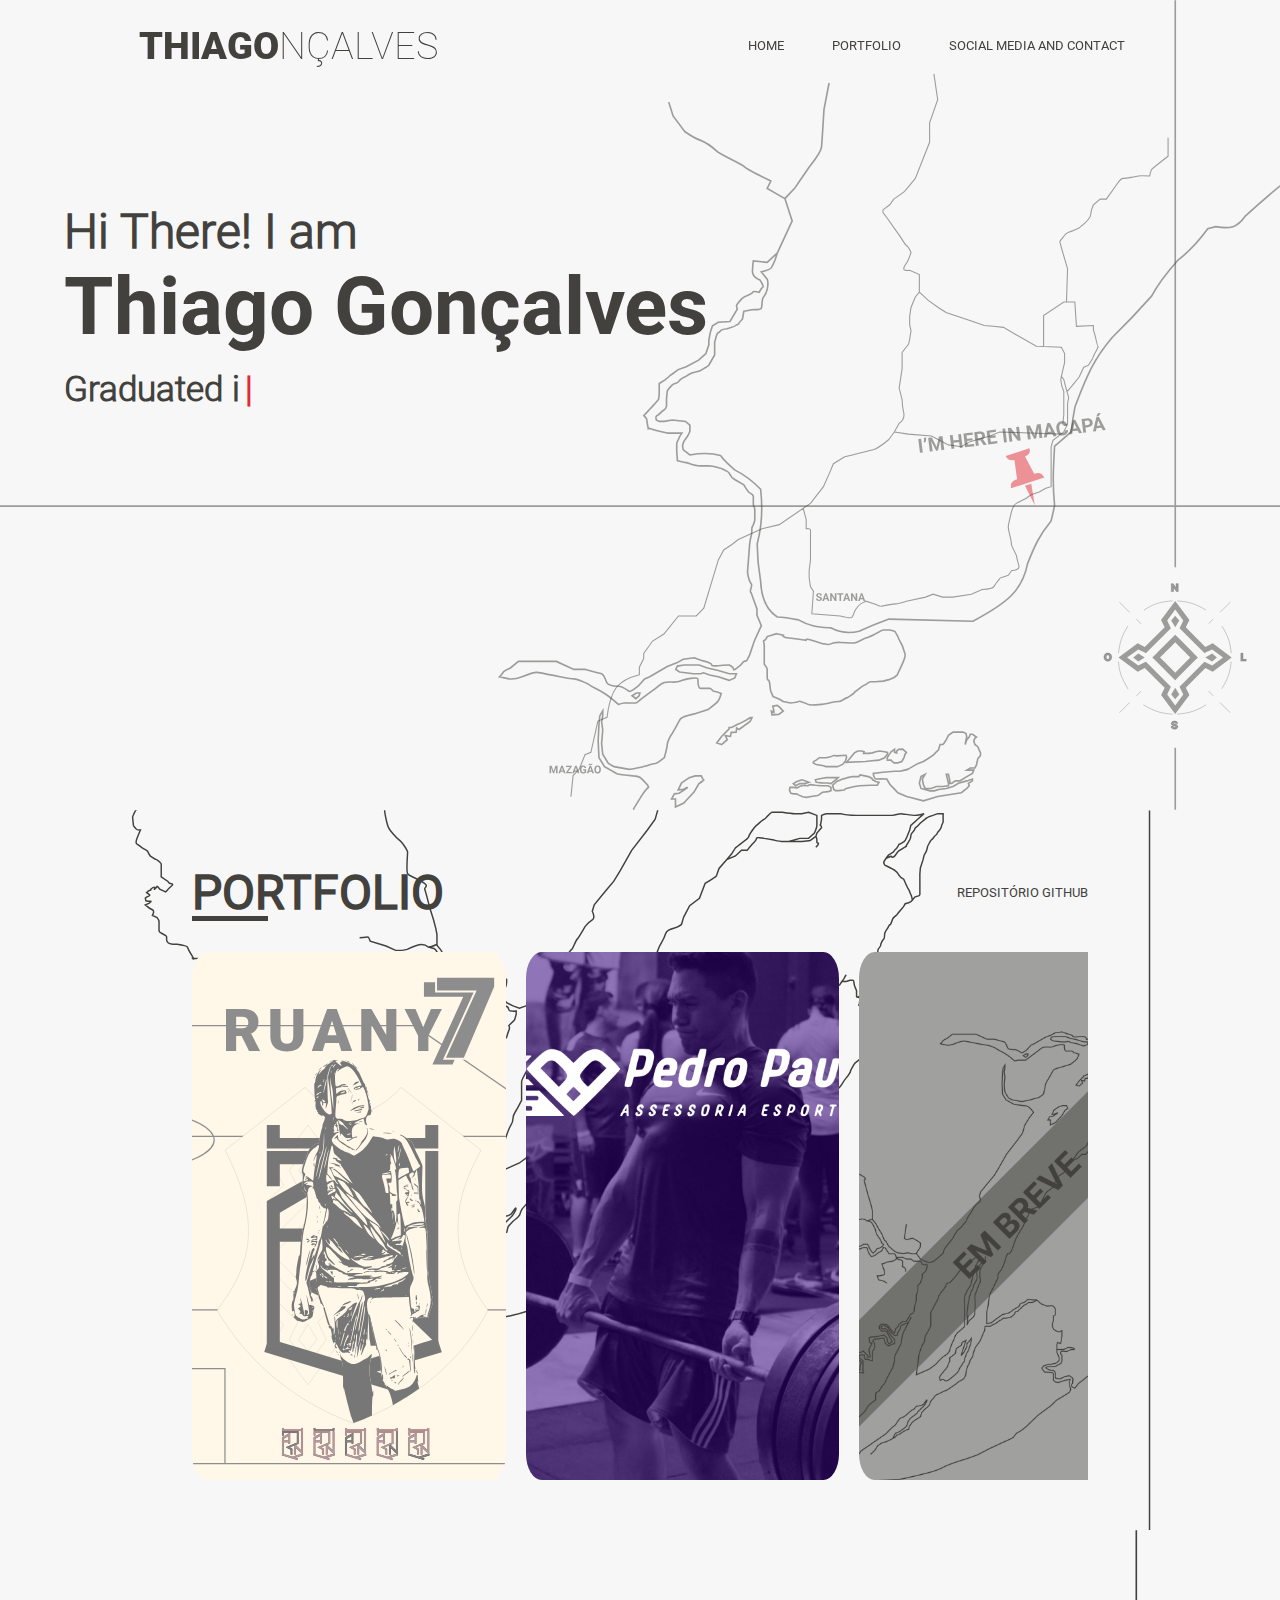
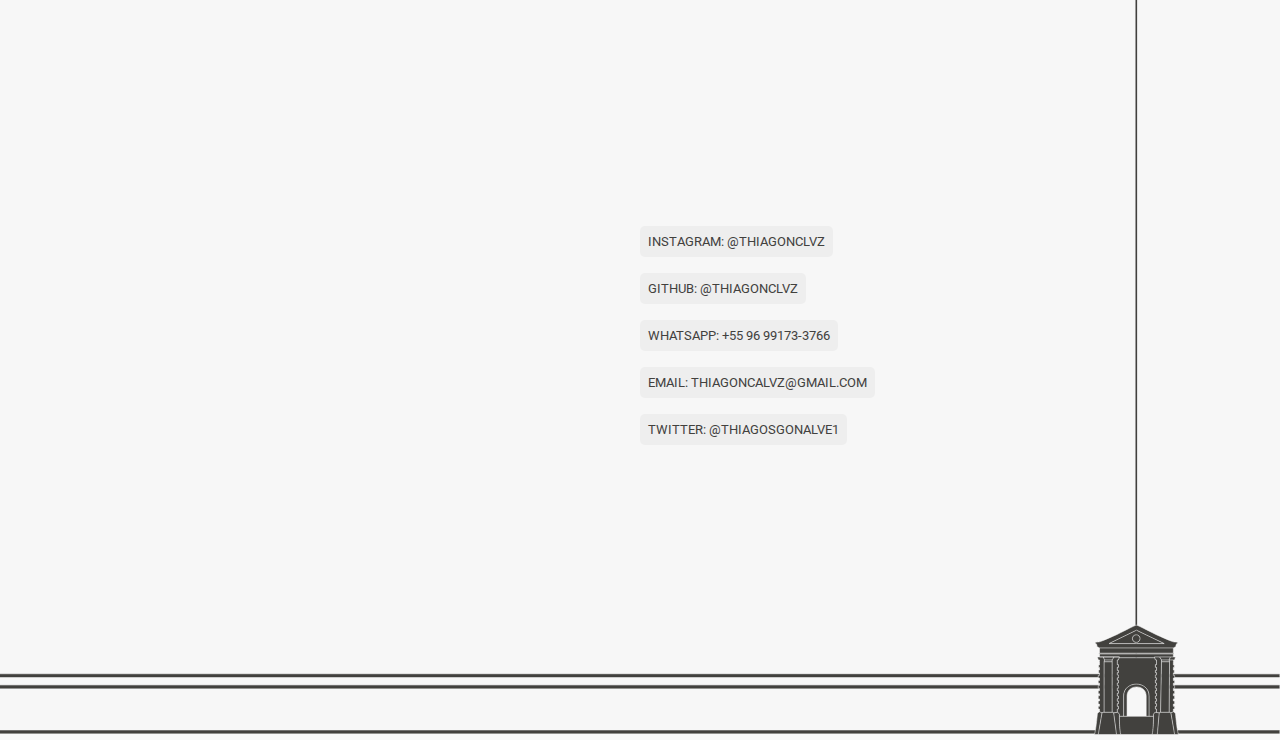
<file: index.html>
<!DOCTYPE html>
<html lang="pt-br">
<head>
    <meta charset="UTF-8">
    <meta http-equiv="X-UA-Compatible" content="IE=edge">
    <meta name="viewport" content="width=device-width, initial-scale=1.0">
    <link rel="stylesheet" href="./estilo.css">
    <title>Thiago Gonçalves</title>
</head>
<body>
    <header data-menubranco="menu" id="headerMenu" class="header">
        <div id="logomaintwo">
            <a class="logopartone">THIAGO</a>
            <a class="logoparttwo">NÇALVES</a>
        </div>
        <nav id="navmain">
            <button id="btn-mobile" aria-expanded="false" aria-controls="menu" aria-haspopup="true" aria-label="Abrir Menu">
                <span id="hamburger"></span>
            </button>
            <ul class="menu" role="menu">
                <li><a ontouchend="toggleMenu(event)" href="#home">home</a></li>
                <li><a ontouchend="toggleMenu(event)" href="#portfolio">Portfolio</a></li>
                <!-- <li><a ontouchend="toggleMenu(event)" href="#artigos">Articles in pdf</a></li> -->
                <li><a ontouchend="toggleMenu(event)" href="#contatos">Social Media and Contact</a></li>
            </ul>
        </nav>
    </header>
    <section class="mainbody">
        <section id="home" class="slidemain">
            <div class="apresentacaoSlide">
                <h2>Hi There! I am</h2>
                <h1>Thiago Gonçalves</h1>
                <h3>Graduated in cybersecurity, web developer in Html and CSS languages, JavaScript and Shell script programmer and passionate about linux.</h3>
            </div>
        </section>
        <section id="portfolio" class="portfolio">
            <div class="corpo">
                <div class="cabecalho">
                    <div class="titulo">
                        <h1>PORTFOLIO</h1>
                    </div>
                    <a href="#">Repositório GitHub</a>
                </div>
                <div class="conteudo">
                    <div id="media-scroll" class="media-scroller"></div>
                </div>
            </div>
        </section>
        <!-- <section id="artigos" class="artigospdf"><div class="corpo"></div></section> -->
        <section id="contatos" class="redescontatos">
            <div class="corpo">
                <div class="mailContato"></div>
                <div class="allContatos" id="corpocontatos"></div>
                
            </div>
        </section>
    </section>
    <script src="./motor.js"></script>
</body>
</html>
</file>
<file: estilo.css>
@font-face {
    font-family: 'robotoRegular';
    src: url(./fonts/Roboto/Roboto-Regular.ttf);
}
@font-face {
    font-family: 'robotoBold';
    src: url(./fonts/Roboto/Roboto-Bold.ttf);
}
@font-face {
    font-family: 'robotolight';
    src: url(./fonts/Roboto/Roboto-Light.ttf);
}
@font-face {
    font-family: 'robotoBlack';
    src: url(./fonts/Roboto/Roboto-Black.ttf);
}
@font-face {
    font-family: 'robotoThin';
    src: url(./fonts/Roboto/Roboto-Thin.ttf);
}
:root{
    --MeuPreto: #42413E;
    --MeuPretoTransp: #42413e0c;
    --MeuBranco: #f7f7f7;
    --MeuVermelho: #E12B36;

}

*{
    margin: 0;
    padding: 0;
    color: #42413E;
    /* border: 1px dashed #E12B36; */
    user-select: none;
}
body, ul, li, p{
    margin: 0px;
    padding: 0px;
    list-style: none;
    font-size: 1vw;
    /* font-family: Arial, Helvetica, sans-serif; */
    font-family: 'robotoRegular', sans-serif;
    text-transform: uppercase;
    color: #42413E;
    /* color: white; */
}
a{
    text-decoration: none;
    color: currentColor;
}
/* img{
    max-width: 100%;
    display: block;
} */
/*------------------CONFIGURAÇÕES GERAIS------------------*/


.header{        /*----------------------------------------------MENU FIXO*/
    background: none;
    transition: .3s;
    /* padding: 20px; */
    /* border-bottom: 2px solid rgba(0, 0, 0, .05); */
    position: fixed;
    top: 0;
    left: 0;
    width: 100vw;
    height: 10vh;

    display: flex;
    flex-wrap: wrap;
    justify-content: space-around;
    align-items: center;
    z-index: 100;
}
#logomaintwo{
    /* background: #bd5e64; */
    display: flex;
    font-size: 3vw;
}
#logomaintwo .logopartone{
    /* color: aliceblue; */
    font-family: 'robotoBlack', sans-serif;
}
#logomaintwo .logoparttwo{
    /* color: #5ebd5e; */
    font-family: 'robotoThin', sans-serif;
}
.menu{
    display: flex;
}
.menu li{
    margin-left: 1rem;
}
.menu li a{
    display: block;
    padding: 1rem;
    color: #42413E;
}
.menu li a:hover{
    color: #E12B36;
}
#btn-mobile{
    display: none;
}



.mainbody{        /*----------------------------------------------MENU FIXO*/
    background: white;
    display: grid;
    grid-template-rows: 90vh 80vh 90vh;
}
.slidemain{        /*----------------------------------------------MENU FIXO*/
    /* background: rgba(148, 74, 74, 0.377); */
    background: no-repeat bottom left url("./IMG/map.svg") var(--MeuBranco);
    background-size: cover;
}
.apresentacaoSlide{
    /* border: 1px solid #42413E; */
    width: 41vw;
    height: 33vh;
    position: relative;
    top: 50%;
    transform: translateY(-50%);
    text-transform: none;
    padding-left: 5vw;
    font-family: 'robotolight';
}
.apresentacaoSlide > h1{
    /* border: 3px solid #E12B36; */
    /* outline: 3px dashed black; */
    font-size: 5rem;
    font-family: 'robotoBold', sans-serif;
}
.apresentacaoSlide > h2{
    /* border: 1px solid pink; */
    font-size: 3rem;
}
.apresentacaoSlide > h3{
    /* border:1px solid green; */
    font-size: 2.2rem;
    padding: 1.5vh 0;
}
.apresentacaoSlide > h3::after{
    content: '|';
    color: #E12B36;
    margin-left: 5px;
    opacity: 1;
    animation: piscaCursor .7s infinite;
}
@keyframes piscaCursor {
    0%, 100%{
        opacity: 1;
    }
    50%{
        opacity: 0;
    }
}
.portfolio{        /*----------------------------------------------MENU FIXO*/
    background: no-repeat top right url('./IMG/fundoPort.svg') var(--MeuBranco);
    background-size: cover;
    display: grid;
    grid-template-columns: 1fr;
}
.portfolio .corpo{
    width: 70%;
    height: 90%;
    align-self: center;
    justify-self: center;

    display: grid;
    grid-template-rows: 1fr 6fr;
}
.portfolio .corpo .cabecalho{
    background-color: none;
    display: flex;
    flex-direction: row;
    justify-content: space-between;
    align-items: center;
}
.portfolio .corpo .cabecalho .titulo{
    position: relative;
}
.portfolio .corpo .cabecalho .titulo::after{
    content: "";
    position: absolute;
    z-index: 1;
    bottom: 0;
    left: 0;
    border-bottom: 5px solid #42413E;
    width: 30%;
}
.portfolio .corpo .cabecalho .titulo > h1{
    font-size: 3rem;
}
.portfolio .corpo .cabecalho a:hover{
    color: #E12B36;
}
.portfolio .corpo .conteudo{
    /* background: #E12B36; */
    display: grid;
    grid-template-columns: 1fr;
    align-items: center;
    position: relative;
}
.portfolio .corpo .conteudo .media-scroller{
    /* background: #4fb14c; */
    width: 100%;
    height: 95%;

    display: grid;
    grid-auto-flow: column;
    grid-auto-columns: 35%;
    overflow-x: auto;
    overscroll-behavior-inline: contain;
    gap: 20px;
    scroll-snap-type: inline mandatory;
}
.portfolio .corpo .conteudo .media-scroller .media-element{
    background: no-repeat center;
    background-size: cover;
    width: 100%;
    height: 100%;
    border-radius: 5%;
    overflow: hidden;
    scroll-snap-align: start;
}

.artigospdf{        /*----------------------------------------------MENU FIXO*/
    background: no-repeat bottom right url(./IMG/Artigos.svg) var(--MeuVermelho);
    background-size: cover;
    display: grid;
    grid-template-columns: 1fr;
}
.artigospdf .corpo{
    width: 70%;
    height: 90%;
    /* background-color: #6bc472; */
    align-self: center;
    justify-self: center;
}
.redescontatos{        /*----------------------------------------------MENU FIXO*/
    background: no-repeat bottom right url(./IMG/Contatos.svg) var(--MeuBranco);
    background-size: cover;
    display: grid;
    grid-template-columns: 1fr;
}
.redescontatos .corpo{
    width: 70vw;
    height: 30vw;
    /* background-color: #6b6dc4; */
    align-self: center;
    justify-self: center;
    display: grid;
    grid-template-columns: repeat(2, 1fr);
    align-items: center;
}
.redescontatos .corpo .allContatos{
    /* background: #e12b3757; */
    display: flex;
    flex-direction: column;
    gap: 1rem;
}
.redescontatos .corpo .socialElement{
    display: flex;
    flex-direction: row;
    justify-items: center;
    align-items: center;
    padding: .5rem;
    border-radius: 5px;
    width: fit-content;
    height: fit-content;
    background: var(--MeuPretoTransp);
}
.redescontatos .corpo .socialElement:hover p{
    color: var(--MeuVermelho);
}

@media (min-width: 3800px) {
    body, ul, li, p{
        font-size: 2.3rem;
    }
    #logomaintwo{
        font-size: 5rem;
    }
    .apresentacaoSlide{
        width: 60vw;
        height: 45vh;
    }
    .apresentacaoSlide > h1{
        font-size: 10rem;
        font-family: 'robotoBold', sans-serif;
    }
    .apresentacaoSlide > h2{
        font-size: 6rem;
    }
    .apresentacaoSlide > h3{
        font-size: 4rem;
        padding: 1.5vh 0;
        width: 50vw;
    }
}
@media (max-width: 1280px) {
    .slidemain{
        background: no-repeat bottom url("./IMG/map-mobile.svg") var(--MeuBranco);
        background-size: cover;
        background-position-x: 70%;
    }
    .apresentacaoSlide{
        width: 60vw;
        height: 45vh;
    }
    .apresentacaoSlide > h1{
        font-size: 5rem;
        font-family: 'robotoBold', sans-serif;
    }
    .apresentacaoSlide > h2{
        font-size: 3rem;
    }
    .apresentacaoSlide > h3{
        font-size: 2.2rem;
        padding: 1.5vh 0;
    }
}
@media (max-width: 1024px) {
    .portfolio{        /*----------------------------------------------MENU FIXO*/
        background: var(--MeuBranco);
    }
    .portfolio .corpo{
        width: 95%;
        height: 90%;
    }
    .slidemain{        /*----------------------------------------------MENU FIXO*/
        /* background: rgba(148, 74, 74, 0.377); */
        background: no-repeat bottom url("./IMG/map-mobile.svg") var(--MeuBranco);
        background-size: cover;
        background-position-x: 70%;
    }
    .apresentacaoSlide{
        width: 90vw;
        height: 40vh;
    }
    .apresentacaoSlide > h1{
        /* border: 1px solid #E12B36; */
        font-size: 5rem;
        font-family: 'robotoBold', sans-serif;
    }
    .apresentacaoSlide > h2{
        /* border: 1px solid pink; */
        font-size: 3rem;
    }
    .apresentacaoSlide > h3{
        /* border:1px solid green; */
        font-size: 2.2rem;
        padding: 1.5vh 0;
        width: 63vw;
    }
    .artigospdf{
        background: var(--MeuBranco);
    }
    .redescontatos{
        background: var(--MeuBranco);
    }
}
@media (max-width: 600px) {
    .header{        /*----------------------------------------------MENU FIXO*/
        background: var(--MeuBranco);
    }
    #logomaintwo{
        font-size: 1.8rem;
    }
    .slidemain{
        background: no-repeat bottom url("./IMG/map-mobile.svg") var(--MeuBranco);
        background-size: cover;
        background-position-x: 65%;
    }
    .apresentacaoSlide{
        width: 94vw;
        height: 40vh;
        /* top: 40%; */
    }
    .apresentacaoSlide > h1{
        font-size: 2.7rem;
    }
    .apresentacaoSlide > h2{
        font-size: 1.8rem;
    }
    .apresentacaoSlide > h3{
        font-size: 1.7rem;
        width: auto;
    }
    .menu{
        display: block;
        position: absolute;
        width: 100vw;
        top: 10vh;
        right: 0;
        background: var(--MeuBranco);
        height: 0;
        visibility: hidden;
        overflow-y: hidden;
        transition: .6s;
        z-index: 1000;
    }
    #navmain.active .menu{
        height: 100vh;
        visibility: visible;
        overflow-y: auto;
    }
    .menu a{
        padding: 1rem 0;
        margin: 0 1rem;
        border-bottom: 1px solid var(--MeuPretoTransp);
    }
    #btn-mobile{
        display: block; /*tirar depois o flex*/
        padding: .5rem 1rem;
        border: none;
        background: none;
        cursor: pointer;
    }
    #hamburger{
        display: block;
        border-top: 2px solid;/*verificar se precisa tirar essa borda*/
        width: 20px;
    }
    #hamburger::after, #hamburger::before{
        content: '';
        display: block;
        width: 20px;
        height: 2px;
        background: currentColor;
        margin-top: 5px;
        transition: .3s;
        position: relative;
    }
    #navmain.active #hamburger{
        border-top-color: transparent;
    }
    #navmain.active #hamburger::before{
        transform: rotate(135deg);
    }
    #navmain.active #hamburger::after{
        transform: rotate(-135deg);
        top: -7px;
    }

    .portfolio .corpo{
        width: 100%;
        overflow: hidden;
    }
    .portfolio .corpo .cabecalho{
        justify-content: center;
        flex-wrap: wrap;
        gap: .3rem;
    }
    .portfolio .corpo .cabecalho .titulo::after{
        border-bottom: 3px solid #42413E;
    }
    .portfolio .corpo .cabecalho .titulo > a{
        font-size: 2.5rem;
    }
    .portfolio .corpo .conteudo .media-scroller{
        grid-auto-columns: 90%;
        gap: 10px;
    }
    .redescontatos .corpo{
        width: 95vw;
        height: 95vw;
        grid-template-columns: 1fr;
    }
    .redescontatos .corpo .allContatos{
        align-items: center;
        gap: 2rem;
    }
}
@media (max-width: 400px){
    .apresentacaoSlide{
        width: 94vw;
        height: 40vh;
        /* top: 40%; */
    }
    .apresentacaoSlide > h1{
        font-size: 2.4rem;
    }
    .apresentacaoSlide > h2{
        font-size: 1.8rem;
    }
    .apresentacaoSlide > h3{
        font-size: 1.6rem;
    }
}
@media (max-width: 350px){
    .apresentacaoSlide{
        width: 94vw;
        height: 40vh;
        /* top: 40%; */
    }
    .apresentacaoSlide > h1{
        font-size: 2.1rem;
    }
    .apresentacaoSlide > h2{
        font-size: 1.5rem;
    }
    .apresentacaoSlide > h3{
        font-size: 1.3rem;
    }
}

/* ANIMAÇÕES */
.esbranquicado{
    background: var(--MeuBranco);
}
</file>
